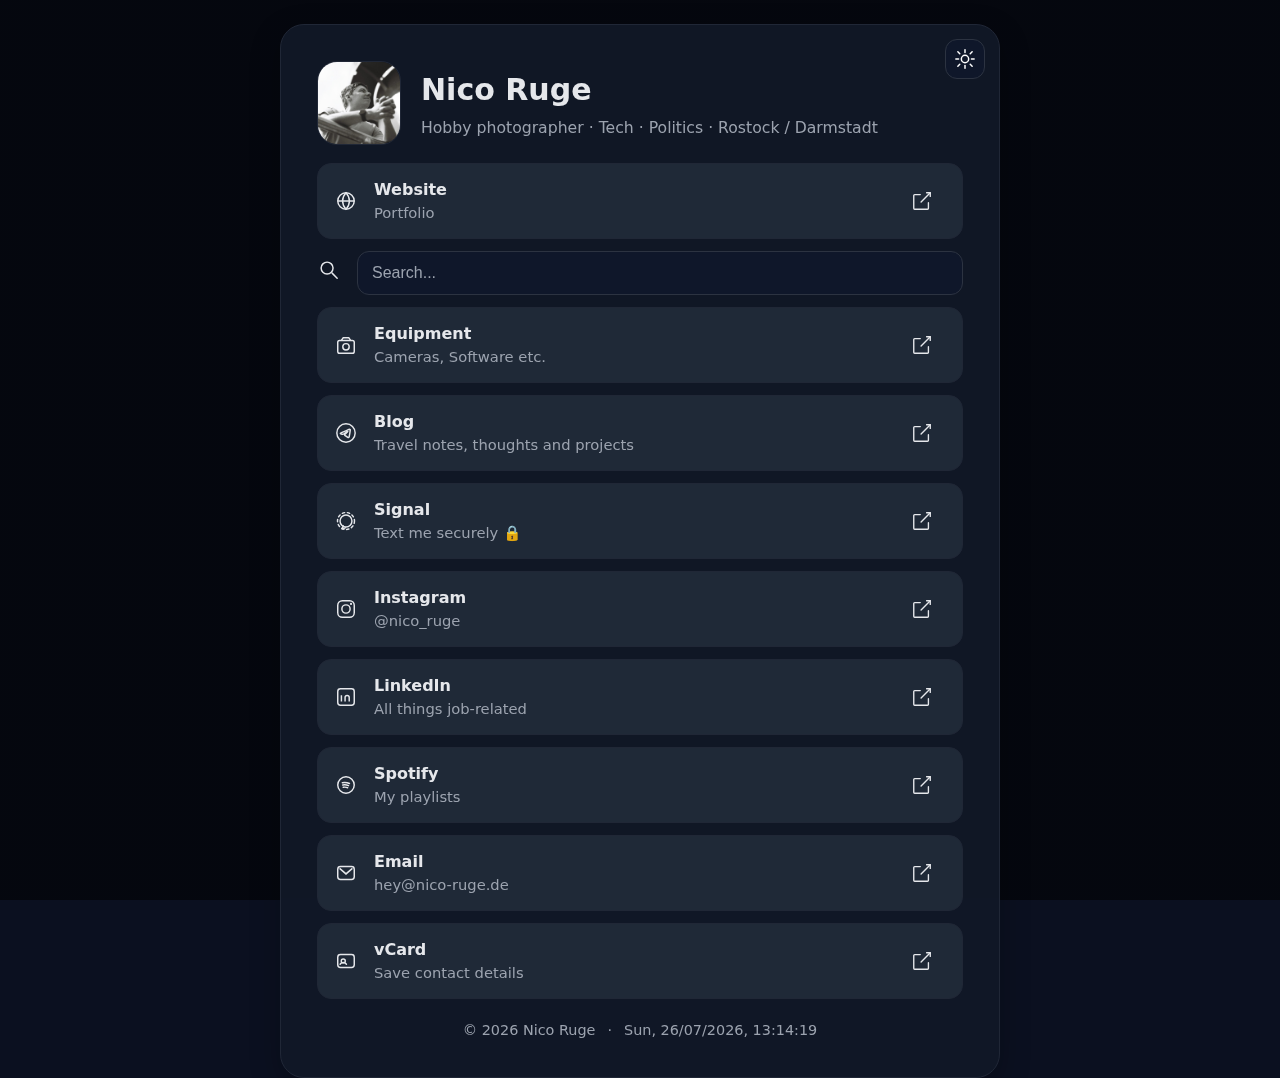
<file: index.html>
<!doctype html>
<html lang="en" data-theme="auto">

<head>
  <meta charset="utf-8" />
  <meta name="viewport" content="width=device-width, initial-scale=1" />
  <title>My Links – Nico Ruge</title>
  <meta name="description" content="All important links on one page." />
  <meta name="theme-color" content="#111827" />
  <meta name="color-scheme" content="dark light" />
  <link rel="canonical" href="https://links.nico-ruge.de/" />

  <meta property="og:title" content="My Links – Nico Ruge" />
  <meta property="og:description" content="All important links on one page." />
  <meta property="og:type" content="website" />
  <meta property="og:image" content="https://links.nico-ruge.de/og-image.jpg" />
  <meta property="og:image:alt" content="Profile photo of Nico Ruge with link list" />
  <meta property="og:url" content="https://links.nico-ruge.de/" />
  <meta name="twitter:card" content="summary_large_image" />

  <link rel="icon"
    href="data:image/svg+xml,<svg xmlns='http://www.w3.org/2000/svg' viewBox='0 0 100 100'><text y='0.9em' font-size='90'>🔗</text></svg>">

  <link rel="stylesheet" href="effects.css">
</head>

<body>

  <svg xmlns="http://www.w3.org/2000/svg" style="display:none">
    <symbol id="icon-navigate" viewBox="0 0 24 24">
      <polyline points="17 3 21 3 21 7"
        style="fill:none;stroke:currentColor;stroke-linecap:round;stroke-linejoin:round;stroke-width:1.5" />
      <path d="M19,13.89V20a1,1,0,0,1-1,1H4a1,1,0,0,1-1-1V6A1,1,0,0,1,4,5h6.11"
        style="fill:none;stroke:currentColor;stroke-linecap:round;stroke-linejoin:round;stroke-width:1.5" />
      <line x1="11" y1="13" x2="21" y2="3"
        style="fill:none;stroke:currentColor;stroke-linecap:round;stroke-linejoin:round;stroke-width:1.5" />
    </symbol>
    <symbol id="icon-sun" viewBox="0 0 24 24">
      <circle cx="12" cy="12" r="4" stroke="#ffffff" stroke-width="1.6" fill="none" />
      <g stroke="#ffffff" stroke-width="1.6" stroke-linecap="round">
        <line x1="12" y1="2" x2="12" y2="5" />
        <line x1="12" y1="19" x2="12" y2="22" />
        <line x1="2" y1="12" x2="5" y2="12" />
        <line x1="19" y1="12" x2="22" y2="12" />
        <line x1="4.2" y1="4.2" x2="6.3" y2="6.3" />
        <line x1="17.7" y1="17.7" x2="19.8" y2="19.8" />
        <line x1="4.2" y1="19.8" x2="6.3" y2="17.7" />
        <line x1="17.7" y1="6.3" x2="19.8" y2="4.2" />
      </g>
    </symbol>
    <symbol id="icon-moon" viewBox="0 0 24 24">
      <path d="M20 14.5a8.5 8.5 0 1 1-8-11.5 7 7 0 0 0 8 11.5z" stroke="#000000" stroke-width="1.6" fill="none" />
    </symbol>
    <symbol id="icon-copy" viewBox="0 0 24 24">
      <rect x="9" y="9" width="10" height="12" rx="2" ry="2" stroke="currentColor" stroke-width="1.6" fill="none" />
      <rect x="5" y="3" width="10" height="12" rx="2" ry="2" stroke="currentColor" stroke-width="1.6" fill="none" />
    </symbol>
    <symbol id="icon-check" viewBox="0 0 24 24">
      <path d="M20 6L9 17l-5-5" stroke="currentColor" stroke-width="1.8" fill="none" stroke-linecap="round"
        stroke-linejoin="round" />
    </symbol>
    <symbol id="icon-camera" viewBox="0 0 24 24">
      <rect x="3" y="7" width="18" height="14" rx="2" ry="2" stroke="currentColor" stroke-width="1.6" fill="none" />
      <path d="M7 7l2-3h6l2 3" stroke="currentColor" stroke-width="1.6" fill="none" stroke-linejoin="round" />
      <circle cx="12" cy="14" r="3.5" stroke="currentColor" stroke-width="1.6" fill="none" />
    </symbol>
  </svg>

  <svg class="bg-icons" id="bgIcons" aria-hidden="true"></svg>

  <main class="card" role="main">
    <button class="theme-toggle" id="themeToggle" aria-pressed="false" aria-label="Toggle appearance"
      title="Toggle appearance">
      <svg aria-hidden="true">
        <use id="themeIcon" href="#icon-moon"></use>
      </svg>
    </button>

    <header>
      <div class="avatar">
        <img src="avatar.jpeg" alt="Portrait photo of Nico Ruge" loading="eager" decoding="async" width="168"
          height="168" />
      </div>
      <div>
        <h1>Nico Ruge</h1>
        <p class="tagline">Hobby photographer · Tech · Politics · Rostock / Darmstadt</p>
      </div>
    </header>

    <nav aria-label="Important links">
      <ul class="links">
        <li class="links-wide">
          <a class="link" href="https://nico-ruge.de/gallery" target="_blank" rel="noopener noreferrer"
            aria-label="Open portfolio on the website">
            <span class="icon" aria-hidden="true">
              <svg viewBox="0 0 24 24" width="22" height="22" fill="none" role="img" aria-label="Globe icon">
                <circle cx="12" cy="12" r="9" stroke="currentColor" stroke-width="1.6" />
                <path d="M3 12h18M12 3c2.5 2.7 3.7 5.8 3.7 9s-1.2 6.3-3.7 9c-2.5-2.7-3.7-5.8-3.7-9s1.2-6.3 3.7-9Z"
                  stroke="currentColor" stroke-width="1.6" />
              </svg>
            </span>
            <span>
              <div class="title">Website</div>
              <div class="meta">Portfolio</div>
            </span>
            <span class="icon nav-icon" aria-hidden="true">
              <svg width="22" height="22" fill="none">
                <use href="#icon-navigate"></use>
              </svg>
            </span>
            <span aria-hidden="true"></span>
          </a>
        </li>
        <li class="links-search">
          <div class="search-row" role="search" aria-label="Search links">
            <span class="icon" aria-hidden="true">
              <svg viewBox="0 0 24 24" width="22" height="22" fill="none" role="img" aria-label="Magnifying glass">
                <circle cx="11" cy="11" r="6.5" stroke="currentColor" stroke-width="1.6" />
                <line x1="16.5" y1="16.5" x2="22" y2="22" stroke="currentColor" stroke-width="1.6"
                  stroke-linecap="round" />
              </svg>
            </span>
            <input id="linkSearch" class="search-field" type="search" placeholder="Search..."
              aria-controls="linksList" />
          </div>
        </li>

        <li>
          <a class="link" href="equipment.html" rel="noopener noreferrer" aria-label="Open equipment page">
            <span class="icon" aria-hidden="true">
              <svg viewBox="0 0 24 24" width="22" height="22" fill="none" role="img" aria-label="Camera icon">
                <rect x="3" y="7" width="18" height="14" rx="2" ry="2" stroke="currentColor" stroke-width="1.6"
                  fill="none" />
                <path d="M7 7l2-3h6l2 3" stroke="currentColor" stroke-width="1.6" fill="none" stroke-linejoin="round" />
                <circle cx="12" cy="14" r="3.5" stroke="currentColor" stroke-width="1.6" fill="none" />
              </svg>
            </span>
            <span>
              <div class="title">Equipment</div>
              <div class="meta">Cameras, Software etc.</div>
            </span>
            <span class="icon nav-icon" aria-hidden="true">
              <svg width="22" height="22" fill="none">
                <use href="#icon-navigate"></use>
              </svg>
            </span>
            <span aria-hidden="true"></span>
          </a>
        </li>

        <li>
          <a class="link" href="https://nicosphotography.t.me" target="_blank" rel="noopener noreferrer"
            aria-label="Open blog">
            <span class="icon" aria-hidden="true">
              <svg viewBox="0 0 24 24" width="22" height="22" fill="none" role="img" aria-label="t icon">
                <path
                  d="M21.997 12C21.997 17.5228 17.5198 22 11.997 22C6.47415 22 1.99699 17.5228 1.99699 12C1.99699 6.47715 6.47415 2 11.997 2C17.5198 2 21.997 6.47715 21.997 12ZM12.3553 9.38244C11.3827 9.787 9.43876 10.6243 6.52356 11.8944C6.05018 12.0827 5.8022 12.2669 5.77962 12.4469C5.74147 12.7513 6.12258 12.8711 6.64155 13.0343C6.71214 13.0565 6.78528 13.0795 6.86026 13.1038C7.37085 13.2698 8.05767 13.464 8.41472 13.4717C8.7386 13.4787 9.10009 13.3452 9.49918 13.0711C12.2229 11.2325 13.629 10.3032 13.7172 10.2831C13.7795 10.269 13.8658 10.2512 13.9243 10.3032C13.9828 10.3552 13.977 10.4536 13.9708 10.48C13.9331 10.641 12.4371 12.0318 11.6629 12.7515C11.4216 12.9759 11.2504 13.135 11.2154 13.1714C11.137 13.2528 11.0571 13.3298 10.9803 13.4038C10.506 13.8611 10.1502 14.204 11 14.764C11.4083 15.0331 11.7351 15.2556 12.0611 15.4776C12.4171 15.7201 12.7722 15.9619 13.2317 16.2631C13.3487 16.3398 13.4605 16.4195 13.5694 16.4971C13.9837 16.7925 14.3559 17.0579 14.8158 17.0155C15.083 16.991 15.359 16.7397 15.4992 15.9903C15.8305 14.2193 16.4817 10.382 16.6322 8.80081C16.6454 8.66228 16.6288 8.48498 16.6154 8.40715C16.6021 8.32932 16.5743 8.21842 16.4731 8.13633C16.3533 8.03911 16.1683 8.01861 16.0856 8.02C15.7095 8.0267 15.1324 8.22735 12.3553 9.38244Z"
                  stroke="currentColor" stroke-width="1.6" fill="none" stroke-linejoin="round" />
              </svg>
            </span>
            <span>
              <div class="title">Blog</div>
              <div class="meta">Travel notes, thoughts and projects</div>
            </span>
            <span class="icon nav-icon" aria-hidden="true">
              <svg width="22" height="22" fill="none">
                <use href="#icon-navigate"></use>
              </svg>
            </span>
            <span aria-hidden="true"></span>
          </a>
        </li>

        <li>
          <a class="link" href="https://signal.me/#eu/VyyJ4nglWPiQ6EgIFHhv-SeYtKCOPEWMrS7S0nSbgR8x0KPwpBxDW4z_jmTXjBEv"
            target="_blank" rel="noopener noreferrer" aria-label="Message me on Signal">
            <span class="icon" aria-hidden="true">
              <svg viewBox="0 0 24 24" width="22" height="22" fill="none" role="img" aria-label="Signal icon">
                <g stroke="currentColor" stroke-width="1.6" stroke-linecap="round" stroke-linejoin="round">
                  <circle cx="12" cy="12" r="9.25" stroke-dasharray="2.6 3" />
                  <circle cx="12" cy="12" r="6.5" />
                  <path d="M9 17.3 L7.8 20.7 L11.2 19.5" />
                </g>
              </svg>
            </span>
            <span>
              <div class="title">Signal</div>
              <div class="meta">Text me securely 🔒</div>
            </span>
            <span class="icon nav-icon" aria-hidden="true">
              <svg width="22" height="22" fill="none">
                <use href="#icon-navigate"></use>
              </svg>
            </span>
            <span aria-hidden="true"></span>
          </a>
        </li>

        <li>
          <a class="link" href="https://instagram.com/nico_ruge" target="_blank" rel="noopener noreferrer"
            aria-label="Open Instagram (@nico_ruge)">
            <span class="icon" aria-hidden="true">
              <svg viewBox="0 0 24 24" width="22" height="22" fill="none" role="img" aria-label="Instagram icon">
                <rect x="3" y="3" width="18" height="18" rx="5" stroke="currentColor" stroke-width="1.6" />
                <circle cx="12" cy="12" r="4.5" stroke="currentColor" stroke-width="1.6" />
                <circle cx="17.5" cy="6.5" r="1.2" fill="currentColor" />
              </svg>
            </span>
            <span>
              <div class="title">Instagram</div>
              <div class="meta">@nico_ruge</div>
            </span>
            <span class="icon nav-icon" aria-hidden="true">
              <svg width="22" height="22" fill="none">
                <use href="#icon-navigate"></use>
              </svg>
            </span>
            <span aria-hidden="true"></span>
          </a>
        </li>

        <li>
          <a class="link" href="https://linkedin.com/in/nico-ruge" target="_blank" rel="noopener noreferrer"
            aria-label="Open LinkedIn profile">
            <span class="icon" aria-hidden="true">
              <svg viewBox="0 0 24 24" width="22" height="22" fill="none" role="img" aria-label="LinkedIn icon">
                <path d="M7 10v7M7 7.5v.01M11 17v-4.5c0-1.2 1-2.2 2.2-2.2s2.3 1 2.3 2.2V17" stroke="currentColor"
                  stroke-width="1.6" />
                <rect x="3" y="3" width="18" height="18" rx="3" stroke="currentColor" stroke-width="1.6" />
              </svg>
            </span>
            <span>
              <div class="title">LinkedIn</div>
              <div class="meta">All things job-related</div>
            </span>
            <span class="icon nav-icon" aria-hidden="true">
              <svg width="22" height="22" fill="none">
                <use href="#icon-navigate"></use>
              </svg>
            </span>
            <span aria-hidden="true"></span>
          </a>
        </li>

        <li>
          <a class="link" href="https://open.spotify.com/user/nico_ruge?si=d3ccf878732a4e2b" target="_blank"
            rel="noopener noreferrer" aria-label="Open Spotify playlists">
            <span class="icon" aria-hidden="true">
              <svg viewBox="0 0 24 24" width="22" height="22" fill="none" role="img" aria-label="Spotify icon">
                <circle cx="12" cy="12" r="9" stroke="currentColor" stroke-width="1.6" />
                <path d="M8 9.5c2.4-.5 5.2-.3 7.8.9" stroke="currentColor" stroke-width="1.6" stroke-linecap="round" />
                <path d="M8.5 12c2-.4 4.2-.2 6.3.7" stroke="currentColor" stroke-width="1.6" stroke-linecap="round" />
                <path d="M9 14.5c1.5-.3 3.2-.2 4.8.5" stroke="currentColor" stroke-width="1.6" stroke-linecap="round" />
              </svg>
            </span>
            <span>
              <div class="title">Spotify</div>
              <div class="meta">My playlists</div>
            </span>
            <span class="icon nav-icon" aria-hidden="true">
              <svg width="22" height="22" fill="none">
                <use href="#icon-navigate"></use>
              </svg>
            </span>
            <span aria-hidden="true"></span>
          </a>
        </li>

        <li>
          <a class="link" href="mailto:hey@nico-ruge.de" aria-label="Send email to hey@nico-ruge.de">
            <span class="icon" aria-hidden="true">
              <svg viewBox="0 0 24 24" width="22" height="22" fill="none" role="img" aria-label="Envelope icon">
                <rect x="3" y="5" width="18" height="14" rx="3" stroke="currentColor" stroke-width="1.6" />
                <path d="m5 7 7 6 7-6" stroke="currentColor" stroke-width="1.6" />
              </svg>
            </span>
            <span>
              <div class="title">Email</div>
              <div class="meta">hey@nico-ruge.de</div>
            </span>
            <span class="icon nav-icon" aria-hidden="true">
              <svg width="22" height="22" fill="none">
                <use href="#icon-navigate"></use>
              </svg>
            </span>
          </a>
          <span class="copy-hint" aria-live="polite" id="copyStatus"></span>
        </li>
        <li>
          <a class="link" href="nicoruge.vcf" download aria-label="Download vCard">
            <span class="icon" aria-hidden="true">
              <svg viewBox="0 0 24 24" width="22" height="22" fill="none" role="img" aria-label="Contact card">
                <rect x="3" y="5" width="18" height="14" rx="3" stroke="currentColor" stroke-width="1.6" />
                <circle cx="9" cy="12" r="2.2" stroke="currentColor" stroke-width="1.6" />
                <path d="M12.5 15.5c-1-1.4-2.2-2-3.5-2s-2.5.6-3.5 2" stroke="currentColor" stroke-width="1.6"
                  stroke-linecap="round" />
              </svg>
            </span>
            <span>
              <div class="title">vCard</div>
              <div class="meta">Save contact details</div>
            </span>
            <span class="icon nav-icon" aria-hidden="true">
              <svg width="22" height="22" fill="none">
                <use href="#icon-navigate"></use>
              </svg>
            </span>
            <span aria-hidden="true"></span>
          </a>
        </li>
      </ul>
    </nav>

    <footer>
      <span>© <span id="year"></span> Nico Ruge</span>
      <span aria-hidden="true">·</span>
      <span id="clock" aria-label="Date and time in Berlin"></span>
    </footer>
  </main>

  <script>
    document.getElementById('year').textContent = new Date().getFullYear();
    (function () {
      const root = document.documentElement;
      const btn = document.getElementById('themeToggle');
      const icon = document.getElementById('themeIcon');

      const saved = localStorage.getItem('theme');

      function apply(theme) {
        root.setAttribute('data-theme', theme);
        icon.setAttribute('href', theme === 'dark' ? '#icon-sun' : '#icon-moon');
        btn.setAttribute('aria-pressed', theme === 'dark');
        document.querySelector('meta[name="theme-color"]').setAttribute('content', theme === 'dark' ? '#111827' : '#ffffff');
      }

      let initial = saved || 'dark';
      apply(initial);

      btn.addEventListener('click', () => {
        const current = root.getAttribute('data-theme');
        const next = current === 'dark' ? 'light' : 'dark';
        apply(next);
        try { localStorage.setItem('theme', next); } catch (e) { }
      });
    })();
    // Subtle parallax scrolling of the body background – respects reduced motion
    (function () {
      const reduce = window.matchMedia('(prefers-reduced-motion: reduce)').matches;
      if (reduce) return;
      let ticking = false;
      function onScroll() {
        if (!ticking) {
          requestAnimationFrame(() => {
            const y = window.scrollY || document.documentElement.scrollTop || 0;
            document.body.style.backgroundPosition = `center calc(50% + ${Math.round(y * 0.2)}px)`;
            ticking = false;
          });
          ticking = true;
        }
      }
      onScroll();
      window.addEventListener('scroll', onScroll, { passive: true });
    })();


    (function () {
      const btn = document.getElementById('copyEmailBtn');
      const status = document.getElementById('copyStatus');
      const email = 'hey@nico-ruge.de';
      if (!btn) return;
      btn.addEventListener('click', async (e) => {
        e.preventDefault();
        e.stopPropagation();
        try {
          // Use the document.execCommand for broader compatibility in iFrames
          const textArea = document.createElement("textarea");
          textArea.value = email;
          textArea.style.position = "fixed"; // Prevent scrolling to bottom of page in MS Edge.
          textArea.style.top = "0";
          textArea.style.left = "0";
          document.body.appendChild(textArea);
          textArea.focus();
          textArea.select();
          let success = false;
          try {
            success = document.execCommand('copy');
          } catch (err) {
            console.error('Fallback: Oops, unable to copy', err);
          }
          document.body.removeChild(textArea);

          if (success) {
            status.textContent = 'Email copied';
            const use = btn.querySelector('use');
            const prev = use.getAttribute('href');
            use.setAttribute('href', '#icon-check');
            setTimeout(() => {
              use.setAttribute('href', prev);
              status.textContent = '';
            }, 1600);
          } else {
            throw new Error('Copy command was not successful');
          }
        } catch (err) {
          status.textContent = 'Unable to copy';
          setTimeout(() => status.textContent = '', 1600);
        }
      });
    })();
    (function () {
      const input = document.getElementById('linkSearch');
      const list = document.querySelector('.links');
      if (!input || !list) return;

      function normalize(s) { return (s || '').toLowerCase(); }

      input.addEventListener('input', () => {
        const q = normalize(input.value);
        const items = Array.from(list.querySelectorAll(':scope > li'));
        const keep = new Set([items[0], input.closest('li')]);
        items.forEach(li => {
          if (keep.has(li)) { li.style.display = ''; return; }
          const text = normalize(li.textContent);
          li.style.display = q && !text.includes(q) ? 'none' : '';
        });
      });
    })();

    (function () {
      const el = document.getElementById('clock');
      if (!el) return;
      const fmt = new Intl.DateTimeFormat('en-GB', {
        timeZone: 'Europe/Berlin',
        weekday: 'short', day: '2-digit', month: '2-digit', year: 'numeric',
        hour: '2-digit', minute: '2-digit', second: '2-digit'
      });
      function tick() { el.textContent = fmt.format(new Date()); }
      tick();
      setInterval(tick, 1000);
    })();

    (function () {
      const card = document.querySelector('.card');
      if (!card) return;
      function lockMinHeight() {
        const h = card.offsetHeight;
        if (h > 0) {
          card.style.minHeight = h + 'px';
        }
      }
      if (document.readyState === 'complete') {
        lockMinHeight();
      } else {
        window.addEventListener('load', lockMinHeight, { once: true });
      }
    })();

    (function () {
      const svg = document.getElementById('bgIcons');
      if (!svg) return;
      const NS = 'http://www.w3.org/2000/svg';
      const COUNT = 64; // number of cameras

      function populate() {
        // clear existing icons
        while (svg.firstChild) svg.removeChild(svg.firstChild);
        const W = window.innerWidth;
        const H = window.innerHeight;
        for (let i = 0; i < COUNT; i++) {
          const u = document.createElementNS(NS, 'use');
          u.setAttribute('href', '#icon-camera');
          // random size between 14 and 24 px
          const size = 14 + Math.random() * 10; // 14–24 px
          u.setAttribute('width', size);
          u.setAttribute('height', size);
          // random horizontal position
          const x = Math.random() * (W - size);
          // start below the viewport (between 100% and 200% of height)
          const y = H + Math.random() * H;
          u.setAttribute('x', x);
          u.setAttribute('y', y);
          u.classList.add('cam');
          // subtle individual opacity and duration
          u.style.opacity = (0.12 + Math.random() * 0.10).toFixed(2); // ~0.12–0.22
          u.style.animationDuration = (12 + Math.random() * 18).toFixed(2) + 's';
          u.style.animationDelay = (-Math.random() * 20).toFixed(2) + 's';
          svg.appendChild(u);
        }
      }

      // Initialize and repopulate on resize (debounced)
      let t;
      function onResize() {
        clearTimeout(t);
        t = setTimeout(populate, 200);
      }

      populate();
      window.addEventListener('resize', onResize);
    })();
    // Ripple click effect on links
    (function () {
      const reduce = window.matchMedia('(prefers-reduced-motion: reduce)').matches;
      if (reduce) return;
      document.querySelectorAll('.link').forEach(el => {
        el.addEventListener('click', e => {
          let layer = el.querySelector('.ripple');
          if (!layer) {
            layer = document.createElement('span');
            layer.className = 'ripple';
            el.appendChild(layer);
          }
          layer.classList.remove('run');
          layer.style.setProperty('--rx', e.offsetX + 'px');
          layer.style.setProperty('--ry', e.offsetY + 'px');
          void layer.offsetWidth; // restart animation
          layer.classList.add('run');
        });
      });
    })();
  </script>
</body>

</html>
</file>
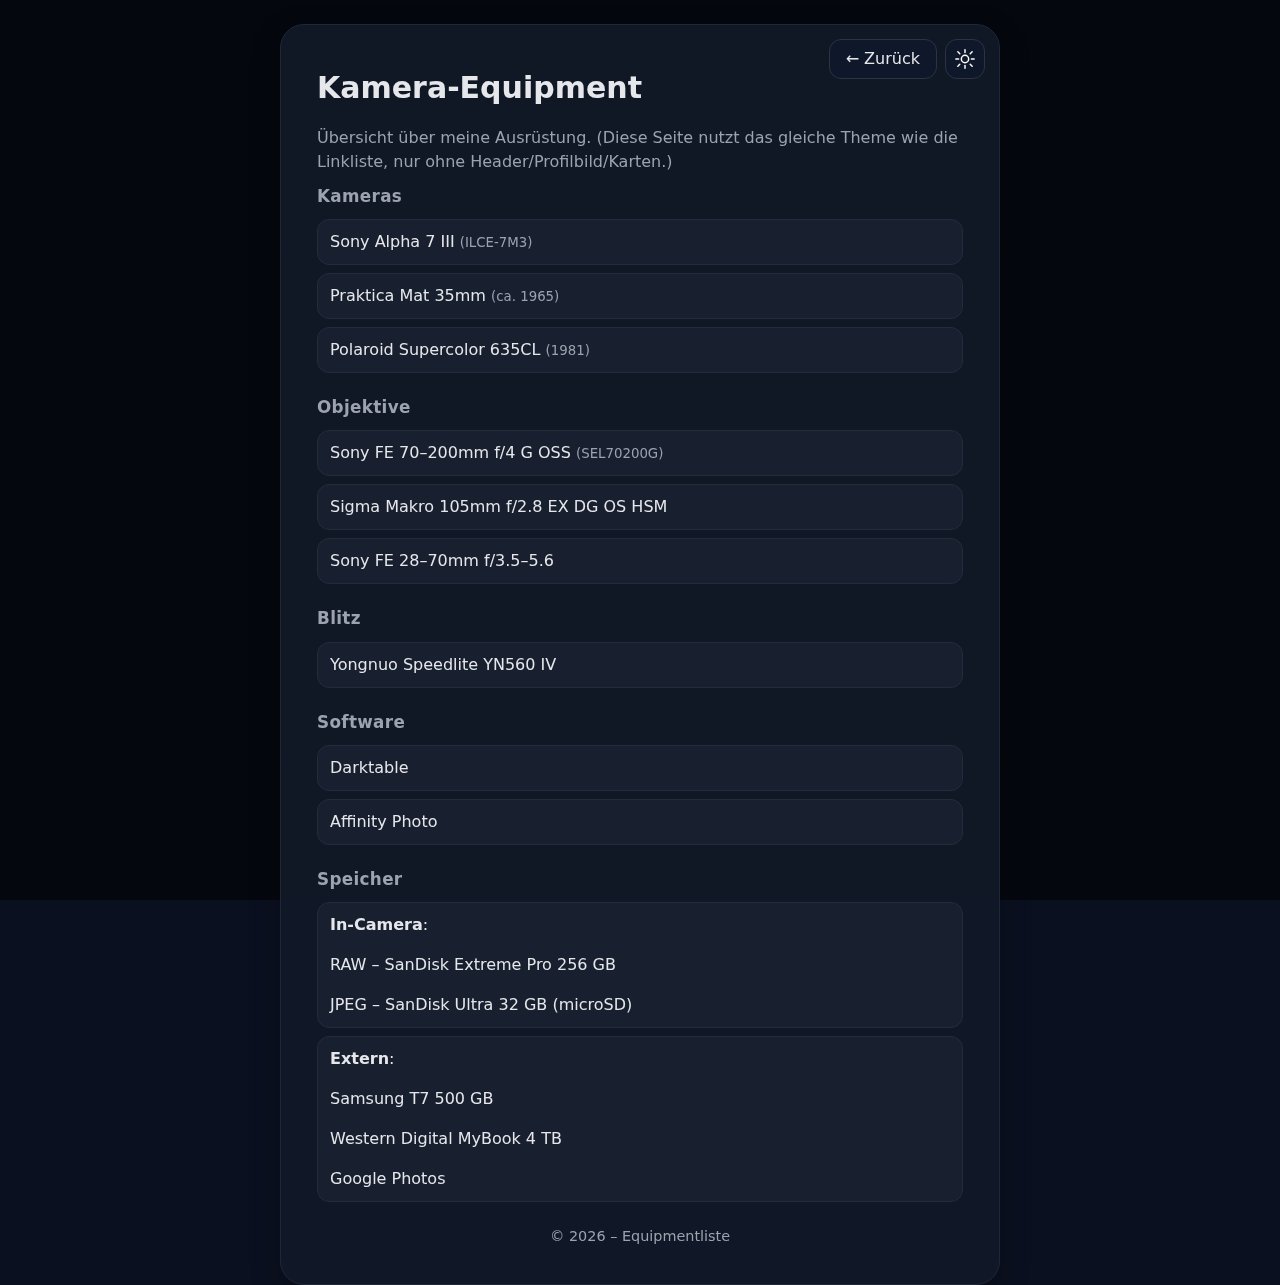
<file: equipment.html>
<!doctype html>
<html lang="de" data-theme="auto">
<head>
  <meta charset="utf-8" />
  <meta name="viewport" content="width=device-width, initial-scale=1" />
  <title>Kamera‑Equipment</title>
  <meta name="description" content="Übersicht meines Kameraequipments." />
  <meta name="theme-color" content="#111827" />
  <meta name="color-scheme" content="dark light" />

  <style>
    :root {
      --bg: #0b1020;
      --card: #111827;
      --text: #e5e7eb;
      --muted: #9ca3af;
      --accent: #60a5fa;
      --ring: rgba(96,165,250,0.5);
      --btn-bg: #0f172a;
      --btn-border: color-mix(in oklab, var(--card), #ffffff 14%);
    }
    [data-theme="light"] {
      --bg: #f3f4f6;
      --card: #ffffff;
      --text: #0f172a;
      --muted: #475569;
      --accent: #2563eb;
      --ring: rgba(37,99,235,0.3);
      --btn-bg: #ffffff;
      --btn-border: #e5e7eb;
    }

    * { box-sizing: border-box; }
    html, body { height: 100%; }
    body {
      margin: 0;
      font: 16px/1.5 system-ui, -apple-system, Segoe UI, Roboto, Ubuntu, Cantarell, Noto Sans, Helvetica, Arial, "Apple Color Emoji", "Segoe UI Emoji";
      color: var(--text);
      background-color: var(--bg);
      background-image: linear-gradient(rgba(0,0,0,0.55), rgba(0,0,0,0.55)), url('https://images.unsplash.com/photo-1723816033234-cc93b33e59df?auto=format&fit=crop&w=1800&q=80');
      background-size: cover;
      background-position: center;
      background-attachment: fixed;
      display: grid; place-items: center; padding: 24px;
    }
    .card {
      position: relative; width: 100%; max-width: 720px;
      background: color-mix(in oklab, var(--card) 96%, transparent);
      border: 1px solid color-mix(in oklab, var(--card), #ffffff 8%);
      border-radius: 24px; box-shadow: 0 10px 30px rgba(0,0,0,0.25);
      padding: clamp(20px, 4vw, 36px);
      backdrop-filter: saturate(1.1) blur(12px);
    }
    @supports not ((backdrop-filter: blur(12px)) or (-webkit-backdrop-filter: blur(12px))) {
      .card { background: var(--card); }
    }
    .card-actions {
      position: absolute; top: 14px; right: 14px;
      display: flex; gap: 8px;
    }
    .btn {
      display: inline-flex; align-items: center; justify-content: center;
      height: 40px; padding: 0 16px;
      border-radius: 12px; background: var(--btn-bg); border: 1px solid var(--btn-border);
      cursor: pointer; transition: transform .06s ease, background .2s ease, border-color .2s ease, box-shadow .2s ease;
      color: var(--text); text-decoration: none; font-weight: 500;
    }
    .btn:hover { transform: translateY(-1px); }
    .btn:focus-visible { outline: none; box-shadow: 0 0 0 4px var(--ring); }
    .theme-toggle {
      width: 40px;
      padding: 0;
    }
    .theme-toggle svg { width: 22px; height: 22px; }


    h1 { margin: 4px 0 16px 0; font-size: clamp(22px, 3.2vw, 30px); }
    p.lead { margin: 0 0 10px 0; color: var(--muted); }

    /* Equipment list */
    .equipment { margin-top: 8px; display: grid; gap: 22px; }
    .group { }
    .group h2 { font-size: 1.05rem; letter-spacing: .02em; margin: 0 0 10px 0; color: var(--muted); }
    .items { list-style: none; padding: 0; margin: 0; display: grid; gap: 8px; }
    .items li { padding: 10px 12px; border-radius: 12px; background: color-mix(in oklab, var(--card), #ffffff 4%);
      border: 1px solid color-mix(in oklab, var(--card), #ffffff 10%);
    }
    .items li small { color: var(--muted); }

    footer { margin-top: 24px; color: var(--muted); font-size: .9rem; display: flex; justify-content: center; gap: 12px; flex-wrap: wrap; }

    @media (max-width: 560px){ .items li { padding: 10px 10px; } }
  </style>
</head>
<body>
  <!-- Icons -->
  <svg xmlns="http://www.w3.org/2000/svg" style="display:none">
    <symbol id="icon-sun" viewBox="0 0 24 24">
      <circle cx="12" cy="12" r="4" stroke="#ffffff" stroke-width="1.6" fill="none"/>
      <g stroke="#ffffff" stroke-width="1.6" stroke-linecap="round">
        <line x1="12" y1="2" x2="12" y2="5"/>
        <line x1="12" y1="19" x2="12" y2="22"/>
        <line x1="2" y1="12" x2="5" y2="12"/>
        <line x1="19" y1="12" x2="22" y2="12"/>
        <line x1="4.2" y1="4.2" x2="6.3" y2="6.3"/>
        <line x1="17.7" y1="17.7" x2="19.8" y2="19.8"/>
        <line x1="4.2" y1="19.8" x2="6.3" y2="17.7"/>
        <line x1="17.7" y1="6.3" x2="19.8" y2="4.2"/>
      </g>
    </symbol>
    <symbol id="icon-moon" viewBox="0 0 24 24">
      <path d="M20 14.5a8.5 8.5 0 1 1-8-11.5 7 7 0 0 0 8 11.5z" stroke="#ffffff" stroke-width="1.6" fill="none"/>
    </symbol>
  </svg>

  <main class="card" role="main">
    <div class="card-actions">
      <a href="index.html" class="btn" title="Zurück zur Startseite">&larr; Zurück</a>
      <button class="btn theme-toggle" id="themeToggle" aria-pressed="false" aria-label="Darstellung umschalten" title="Darstellung umschalten">
        <svg aria-hidden="true"><use id="themeIcon" href="#icon-moon"></use></svg>
      </button>
    </div>

    <h1>Kamera‑Equipment</h1>
    <p class="lead">Übersicht über meine Ausrüstung. (Diese Seite nutzt das gleiche Theme wie die Linkliste, nur ohne Header/Profilbild/Karten.)</p>

    <section class="equipment">
  <div class="group">
    <h2>Kameras</h2>
    <ul class="items">
      <li>Sony Alpha 7 III <small>(ILCE-7M3)</small></li>
      <li>Praktica Mat 35mm <small>(ca. 1965)</small></li>
      <li>Polaroid Supercolor 635CL <small>(1981)</small></li>
    </ul>
  </div>

  <div class="group">
    <h2>Objektive</h2>
    <ul class="items">
      <li>Sony FE 70–200mm f/4 G OSS <small>(SEL70200G)</small></li>
      <li>Sigma Makro 105mm f/2.8 EX DG OS HSM</li>
      <li>Sony FE 28–70mm f/3.5–5.6</li>
    </ul>
  </div>

  <div class="group">
    <h2>Blitz</h2>
    <ul class="items">
      <li>Yongnuo Speedlite YN560 IV</li>
    </ul>
  </div>

  <div class="group">
    <h2>Software</h2>
    <ul class="items">
      <li>Darktable</li>
      <li>Affinity Photo</li>
    </ul>
  </div>

  <div class="group">
    <h2>Speicher</h2>
    <ul class="items">
      <li><strong>In-Camera</strong>:</p>RAW – SanDisk Extreme Pro 256 GB</p>JPEG – SanDisk Ultra 32 GB (microSD)</li>
      <li><strong>Extern</strong>:</p>Samsung T7 500 GB</p>Western Digital MyBook 4 TB</p>Google Photos</li>
    </ul>
  </div>
</section>

    <footer>
      <span>© <span id="year"></span> – Equipmentliste</span>
    </footer>
  </main>

  <script>
    // Year
    document.getElementById('year').textContent = new Date().getFullYear();

    // Theme handling – default to dark unless user chose otherwise
    (function(){
      const root = document.documentElement;
      const btn = document.getElementById('themeToggle');
      const icon = document.getElementById('themeIcon');
      const saved = localStorage.getItem('theme');
      function apply(theme){
        root.setAttribute('data-theme', theme);
        icon.setAttribute('href', theme === 'dark' ? '#icon-sun' : '#icon-moon');
        btn.setAttribute('aria-pressed', theme === 'dark');
        const meta = document.querySelector('meta[name="theme-color"]');
        if (meta) meta.setAttribute('content', theme === 'dark' ? '#111827' : '#ffffff');
      }
      apply(saved || 'dark');
      btn.addEventListener('click', () => {
        const next = (root.getAttribute('data-theme') === 'dark') ? 'light' : 'dark';
        apply(next);
        try { localStorage.setItem('theme', next); } catch {}
      });
    })();
  </script>
</body>
</html>
</file>
<file: effects.css>
/* ===== Theme Vars ===== */
:root {
  --bg: #0b1020;
  --card: #111827;
  --text: #e5e7eb;
  --muted: #9ca3af;
  --link-bg: #1f2937;
  --link-bg-hover: #334155;
  --accent: #60a5fa;
  --ring: rgba(96,165,250,0.5);
  --btn-bg: #0f172a;
  --btn-border: color-mix(in oklab, var(--card), #ffffff 14%);
}
[data-theme="light"] {
  --bg: #f3f4f6;
  --card: #ffffff;
  --text: #0f172a;
  --muted: #475569;
  --link-bg: #ffffff;
  --link-bg-hover: #f3f4f6;
  --accent: #2563eb;
  --ring: rgba(37,99,235,0.3);
  --btn-bg: #ffffff;
  --btn-border: #e5e7eb;
}

/* ===== Base ===== */
* { box-sizing: border-box; }
html, body { height: 100%; }
body {
  margin: 0;
  font: 16px/1.5 system-ui, -apple-system, Segoe UI, Roboto, Ubuntu, Cantarell, Noto Sans, Helvetica, Arial, "Apple Color Emoji", "Segoe UI Emoji";
  color: var(--text);
  background-color: var(--bg);
  background-image: linear-gradient(rgba(0,0,0,0.55), rgba(0,0,0,0.55)), url('https://images.unsplash.com/photo-1723816033234-cc93b33e59df?auto=format&fit=crop&w=1800&q=80');
  background-size: cover;
  background-position: center;
  background-attachment: fixed;
  display: grid;
  place-items: center;
  padding: 24px;
}

/* ===== Card ===== */
.card {
  position: relative;
  width: 100%;
  max-width: 720px;
  background: color-mix(in oklab, var(--card) 96%, transparent);
  border: 1px solid color-mix(in oklab, var(--card), #ffffff 8%);
  border-radius: 24px;
  box-shadow: 0 10px 30px rgba(0,0,0,0.25);
  padding: clamp(20px, 4vw, 36px);
  backdrop-filter: saturate(1.1) blur(12px);
  z-index: 1; /* over bg animations */
}
@supports not ((backdrop-filter: blur(12px)) or (-webkit-backdrop-filter: blur(12px))) {
  .card { background: var(--card); }
}

/* ===== Theme Toggle ===== */
.theme-toggle {
  position: absolute;
  top: 14px;
  right: 14px;
  display: inline-grid;
  place-items: center;
  width: 40px; height: 40px;
  border-radius: 12px;
  background: var(--btn-bg);
  border: 1px solid var(--btn-border);
  cursor: pointer;
  transition: transform .06s ease, background .2s ease, border-color .2s ease, box-shadow .2s ease;
}
.theme-toggle:hover { transform: translateY(-1px); }
.theme-toggle:focus-visible { outline: none; box-shadow: 0 0 0 4px var(--ring); }
.theme-toggle svg { width: 22px; height: 22px; }

/* ===== Header ===== */
header {
  display: grid;
  grid-template-columns: 84px 1fr;
  gap: 20px;
  align-items: center;
  margin-bottom: 12px;
}
.avatar {
  width: 84px; height: 84px; border-radius: 20px;
  background: var(--link-bg);
  display: grid; place-items: center;
  overflow: hidden;
  border: 1px solid color-mix(in oklab, var(--card), #fff 8%);
}
.avatar img { width: 100%; height: 100%; object-fit: cover; display:block; }
h1 { font-size: clamp(22px, 3.2vw, 30px); margin: 0 0 4px 0; }
.tagline { margin: 0; color: var(--muted); font-size: 0.98rem; }

/* ===== Links / Cards ===== */
.links { list-style: none; margin: 18px 0 8px 0; padding: 0; display: grid; gap: 12px; }
.link {
  display: grid; grid-template-columns: 28px 1fr auto auto; gap: 12px; align-items: center;
  background: var(--link-bg);
  border: 1px solid color-mix(in oklab, var(--card), #fff 8%);
  border-radius: 14px;
  text-decoration: none;
  color: var(--text);
  padding: 14px 16px;
  transition: transform .06s ease, background .2s ease, border-color .2s ease, box-shadow .2s ease;
  will-change: transform, background, border-color, box-shadow;
  position: relative; /* for ripple */
  overflow: hidden;   /* for ripple */
}
.link:hover { background: var(--link-bg-hover); transform: translateY(-1px); }
.link:focus-visible { outline: none; box-shadow: 0 0 0 4px var(--ring); }
.link .icon { width: 24px; height: 24px; display: grid; place-items: center; }
.link .title { font-weight: 700; }
.link .meta { color: var(--muted); font-size: .92rem; }

/* Magnetic hover enabling */
.link.magnet {
  will-change: transform, box-shadow;
  transform-style: preserve-3d;
}

/* Hover elevation details per theme */
:root:not([data-theme="light"]) .link:hover {
  background: color-mix(in oklab, var(--link-bg), #ffffff 8%);
  box-shadow: 0 6px 18px rgba(0,0,0,0.25);
  border-color: color-mix(in oklab, var(--card), #ffffff 16%);
}
[data-theme="light"] .link:hover { 
  background: color-mix(in oklab, var(--link-bg), #000000 6%);
  box-shadow: 0 8px 22px rgba(0,0,0,0.08);
  border-color: color-mix(in oklab, var(--card), #000000 8%);
}

/* ===== Search ===== */
.search-row { display: grid; grid-template-columns: 28px 1fr; gap: 12px; align-items: center; }
.search-field {
  width: 100%; padding: 12px 14px; border-radius: 12px;
  border: 1px solid var(--btn-border); background: var(--btn-bg);
  color: var(--text); font-size: 1rem;
}
.search-field::placeholder { color: var(--muted); }
.search-field:focus-visible { outline: none; box-shadow: 0 0 0 4px var(--ring); }

/* ===== Copy Button ===== */
.copy-btn {
  appearance: none;
  border: 1px solid var(--btn-border);
  background: var(--btn-bg);
  color: inherit;
  border-radius: 10px;
  padding: 6px;
  display: inline-grid; place-items: center;
  cursor: pointer;
  transition: transform .06s ease, background .2s ease, border-color .2s ease, box-shadow .2s ease;
}
.copy-btn:hover { transform: translateY(-1px); }
.copy-btn:focus-visible { outline: none; box-shadow: 0 0 0 4px var(--ring); }
.copy-btn svg { width: 18px; height: 18px; }
.copy-hint { position: absolute; height: 1px; width: 1px; overflow: hidden; clip: rect(1px,1px,1px,1px); }

/* ===== Footer ===== */
footer { margin-top: 20px; color: var(--muted); font-size: .9rem; display: flex; justify-content: center; gap: 12px; flex-wrap: wrap; }

/* ===== Background camera layer ===== */
.bg-icons {
  position: fixed; inset: 0; width: 100%; height: 100%;
  z-index: 0; pointer-events: none;
}
.bg-icons use {
  color: var(--text);
  opacity: 0.12; /* base opacity; instance adds variation */
  vector-effect: non-scaling-stroke;
}
.bg-icons .cam {
  animation-name: float-up;
  animation-timing-function: linear;
  animation-iteration-count: infinite;
  will-change: transform;
}
@keyframes float-up {
  from { transform: translateY(0); }
  to   { transform: translateY(-220vh); }
}

/* ===== Effects: Ripple & Glow ===== */
.ripple { position: absolute; inset: 0; pointer-events: none; }
.ripple::after {
  content: ""; position: absolute; border-radius: 50%;
  width: 10px; height: 10px;
  transform: translate(-50%, -50%) scale(0);
  background: currentColor; opacity: .25;
  animation: ripple .6s ease-out;
}
.ripple.run::after { left: var(--rx); top: var(--ry); }
@keyframes ripple {
  to { transform: translate(-50%, -50%) scale(20); opacity: 0; }
}
/* Pulsierender Glow-Effekt für Titel */
.link:hover .title { animation: glowPulse 1.5s ease-in-out infinite; }
@keyframes glowPulse {
  0%   { text-shadow: 0 0 8px var(--accent), 0 0 14px var(--accent); }
  50%  { text-shadow: 0 0 16px var(--accent), 0 0 26px var(--accent); }
  100% { text-shadow: 0 0 8px var(--accent), 0 0 14px var(--accent); }
}

/* ===== Media & A11y ===== */
@media (prefers-reduced-motion: reduce) {
  * { transition: none !important; animation: none !important; }
  .bg-icons { display: none; }
  .link.magnet { transform: none !important; }
}
@media (prefers-contrast: more) { .link { border-color: var(--accent); } }
@media (max-width: 520px) {
  header { grid-template-columns: 64px 1fr; gap: 16px; }
  .avatar { width: 64px; height: 64px; border-radius: 16px; }
}
</file>
